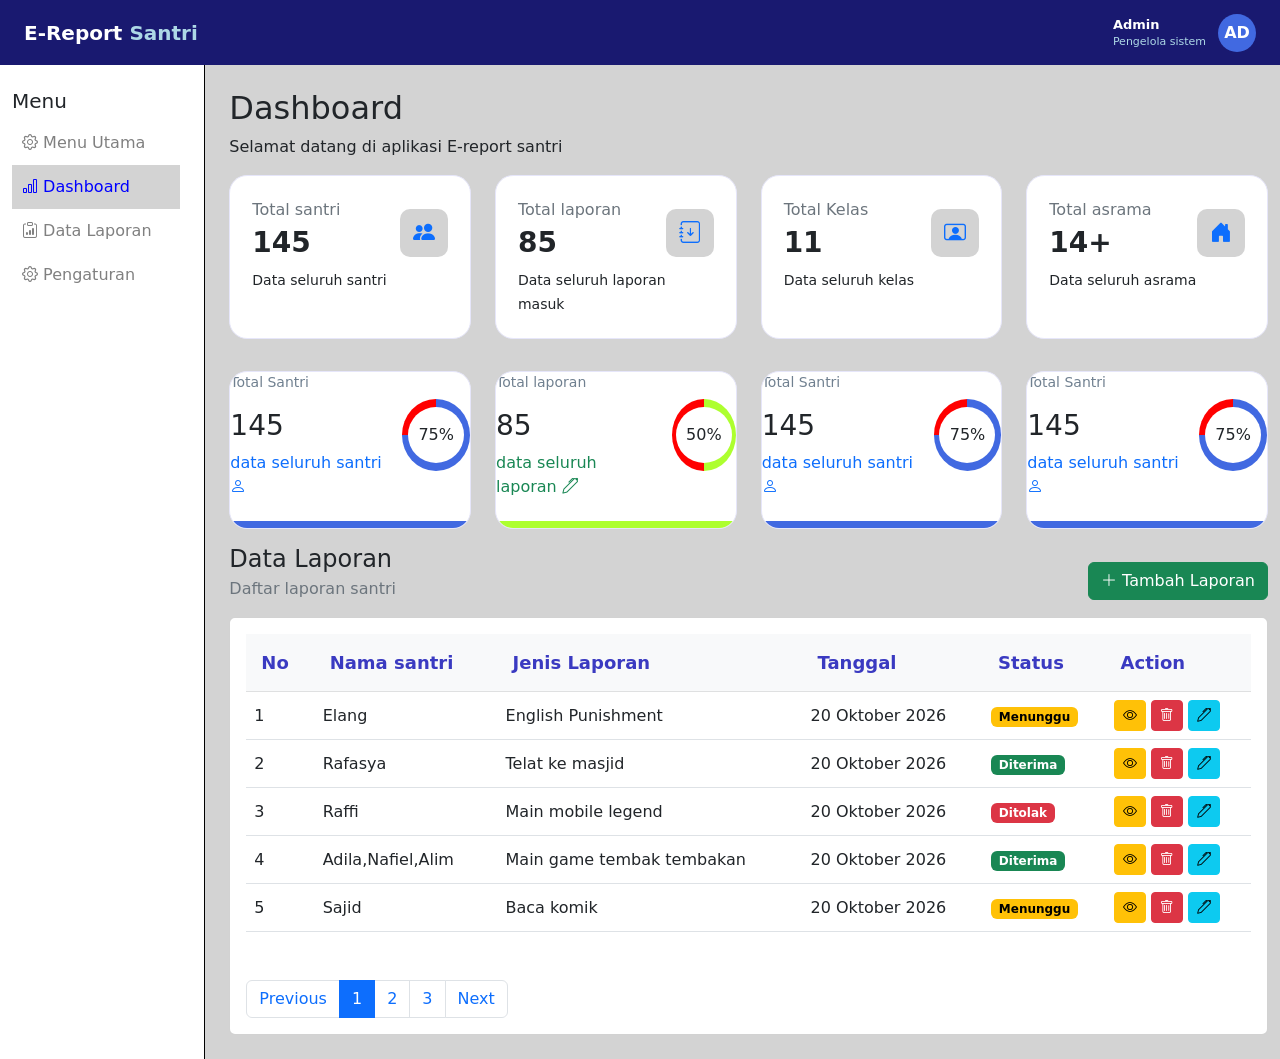
<file: dashboard.html>
<!DOCTYPE html>
<html lang="en">
<head>
    <meta charset="UTF-8">
    <meta name="viewport" content="width=device-width, initial-scale=1.0">
    <title>E-Report</title>
    <link rel="stylesheet" href="bootstrap/css/bootstrap.min.css">
    <link rel="stylesheet" href="style.css">
    <link rel="stylesheet" href="https://cdn.jsdelivr.net/npm/bootstrap-icons@1.13.2/font/bootstrap-icons.min.css">
</head>
<body>

    <nav class="navbar topbar px-4">
        <span class="navbar-brand text-white fw-bold">
            E-Report <span class="brand-light">Santri</span> 
        </span>
        <div class="admin-profile">
            <div>
                <span>Admin</span>
                <small>Pengelola sistem</small>
            </div>
            <div class="admin-avatar">AD</div>
        </div>
    </nav>
    <div class="row">
        <aside class="sidebar col-lg-2 p-4">
            <h5 class="menu-label">Menu</h5>
            <a href="index.html" class="menu-link"> <i class="bi bi-gear"></i> Menu Utama</a>
            <a href="dashboard.html" class="menu-link active"> <i class="bi bi-bar-chart"></i> Dashboard</a>
            <a href="statistik.html" class="menu-link"><i class="bi bi-clipboard-data"></i> Data Laporan</a>
            <a href="setting.html" class="menu-link"> <i class="bi bi-gear"></i> Pengaturan</a>
        </aside>
        <main class="col-lg-10 p-4">
            <h2>Dashboard</h2>
            <p>Selamat datang di aplikasi E-report santri</p>
            <div class="row">

                <!-- Card 1 -->
                 <div class="col-lg-3">
                    <div class="card stat-card h-100">
                        <div class="card-body">
                        <div class="d-flex justify-content-between align-items-center">
                            <div>
                                <p class="text-secondary mb-1">Total santri</p>
                                <h3 class="fw-bold">145</h3>
                            </div>

                            <div class="stat-icon bg-primary-subtle text-primary">
                                <i class="bi bi-people-fill"></i>
                            </div>
                        </div>
                            <small>Data seluruh santri</small>
                        </div>
                    </div>
                    
                 </div>
                 <!-- End Card 1 -->
                <!-- Card 2 -->
                 <div class="col-lg-3">
                    <div class="card stat-card h-100">
                        <div class="card-body">
                        <div class="d-flex justify-content-between align-items-center">
                            <div>
                                <p class="text-secondary mb-1">Total laporan</p>
                                <h3 class="fw-bold">85</h3>
                            </div>

                            <div class="stat-icon bg-primary-subtle text-primary">
                                <i class="bi bi-journal-arrow-down"></i>
                            </div>
                        </div>
                            <small>Data seluruh laporan masuk</small>
                        </div>
                    </div>
                    
                 </div>
                 <!-- End Card 2 -->
                <!-- Card 3 -->
                 <div class="col-lg-3">
                    <div class="card stat-card h-100">
                        <div class="card-body">
                        <div class="d-flex justify-content-between align-items-center">
                            <div>
                                <p class="text-secondary mb-1">Total Kelas</p>
                                <h3 class="fw-bold">11</h3>
                            </div>

                            <div class="stat-icon bg-primary-subtle text-primary">
                                <i class="bi bi-person-video"></i>
                            </div>
                        </div>
                            <small>Data seluruh kelas</small>
                        </div>
                    </div>
                    
                 </div>
                 <!-- End Card 3 -->
                <!-- Card 4 -->
                 <div class="col-lg-3">
                    <div class="card stat-card h-100">
                        <div class="card-body">
                        <div class="d-flex justify-content-between align-items-center">
                            <div>
                                <p class="text-secondary mb-1">Total asrama</p>
                                <h3 class="fw-bold">14+</h3>
                            </div>

                            <div class="stat-icon bg-primary-subtle text-primary">
                                <i class="bi bi-house-door-fill"></i>
                            </div>
                        </div>
                            <small>Data seluruh asrama</small>
                        </div>
                    </div>
                    
                 </div>
                 <!-- End Card 4 -->
            </div>

            <div class="row g-4 mt-2">
                <!-- Total santri -->

                <!-- card-stat-1 -->
                 <div class="col-lg-3">
                    <div class="card stat-card">
                        <div class="stat-atas">
                            <div>
                                <p class="stat-label">Total Santri</p>
                                <h3 class="stat-number">145</h3>
                                <span class="stat-keterangan text-primary">
                                    data seluruh santri
                                    <i class="bi bi-person"></i>
                                </span>
                            </div>
                            <div class="lingkaran-progres progres-biru">
                                <div class="isi-lingkaran"> <span>75%</span> </div>
                            </div>
                        </div>
                        <div class="garis-progres">
                            <div class="isi-garis garis-biru"></div>
                        </div>
                    </div>
                 </div>
                 <!-- End-stat-card-1 -->
                <!-- card-stat-2 -->
                 <div class="col-lg-3">
                    <div class="card stat-card">
                        <div class="stat-atas">
                            <div>
                                <p class="stat-label">Total laporan</p>
                                <h3 class="stat-number">85</h3>
                                <span class="stat-keterangan text-success">
                                    data seluruh laporan
                                    <i class="bi bi-pen"></i>
                                </span>
                            </div>
                            <div class="lingkaran-progres progres-hijau">
                                <div class="isi-lingkaran"> <span>50%</span> </div>
                            </div>
                        </div>
                        <div class="garis-progres">
                            <div class="isi-garis garis-hijau"></div>
                        </div>
                    </div>
                 </div>
                 <!-- End-stat-card-2 -->
                <!-- card-stat-3 -->
                 <div class="col-lg-3">
                    <div class="card stat-card">
                        <div class="stat-atas">
                            <div>
                                <p class="stat-label">Total Santri</p>
                                <h3 class="stat-number">145</h3>
                                <span class="stat-keterangan text-primary">
                                    data seluruh santri
                                    <i class="bi bi-person"></i>
                                </span>
                            </div>
                            <div class="lingkaran-progres progres-biru">
                                <div class="isi-lingkaran"> <span>75%</span> </div>
                            </div>
                        </div>
                        <div class="garis-progres">
                            <div class="isi-garis garis-biru"></div>
                        </div>
                    </div>
                 </div>
                 <!-- End-stat-card-3 -->
                <!-- card-stat-4 -->
                 <div class="col-lg-3">
                    <div class="card stat-card">
                        <div class="stat-atas">
                            <div>
                                <p class="stat-label">Total Santri</p>
                                <h3 class="stat-number">145</h3>
                                <span class="stat-keterangan text-primary">
                                    data seluruh santri
                                    <i class="bi bi-person"></i>
                                </span>
                            </div>
                            <div class="lingkaran-progres progres-biru">
                                <div class="isi-lingkaran"> <span>75%</span> </div>
                            </div>
                        </div>
                        <div class="garis-progres">
                            <div class="isi-garis garis-biru"></div>
                        </div>
                    </div>
                 </div>
                 <!-- End-stat-card-4 -->
            </div>

            <div class="mt-3">
                <div class="d-flex justify-content-between align-items-center">
                    <div>
                        <h4 class="judul-bagian mb-1">Data Laporan</h4>
                        <p class="text-secondary">Daftar laporan santri</p>
                    </div>
                    <button class="btn btn-success"> <i class="bi bi-plus-lg"></i> Tambah Laporan</button>
                </div>

                <div class="card tabel-laporan" >
                    <div class="card-body">
                         <div class="table-responsive">
                    <table class="table table-hover align-middle">
                        <thead class="table-light">
                            <tr>
                                <th>No</th>
                                <th>Nama santri</th>
                                <th>Jenis Laporan</th>
                                <th>Tanggal</th>
                                <th>Status</th>
                                <th>Action</th>
                            </tr>
                        </thead>
                        <tbody>
                            <tr>
                                <td>1</td>
                                <td>Elang </td>
                                <td>English Punishment</td>
                                <td>20 Oktober 2026</td>
                                <td> <span class="badge text-bg-warning">Menunggu</span> </td>
                                <td>
                                    <button class="btn btn-sm btn-warning"><i class="bi bi-eye"></i></button>
                                    <button class="btn btn-sm btn-danger"> <i class="bi bi-trash"></i></button>
                                    <button class="btn btn-sm btn-info"> <i class="bi bi-pen"></i> </button>
                                </td>
                            </tr>
                            <tr>
                                <td>2</td>
                                <td>Rafasya </td>
                                <td>Telat ke masjid</td>
                                <td>20 Oktober 2026</td>
                                <td> <span class="badge text-bg-success">Diterima</span> </td>
                                <td>
                                    <button class="btn btn-sm btn-warning"><i class="bi bi-eye"></i></button>
                                    <button class="btn btn-sm btn-danger"> <i class="bi bi-trash"></i></button>
                                    <button class="btn btn-sm btn-info"> <i class="bi bi-pen"></i> </button>
                                </td>
                            </tr>
                            <tr>
                                <td>3</td>
                                <td>Raffi </td>
                                <td>Main mobile legend</td>
                                <td>20 Oktober 2026</td>
                                <td> <span class="badge text-bg-danger">Ditolak</span> </td>
                                <td>
                                    <button class="btn btn-sm btn-warning"><i class="bi bi-eye"></i></button>
                                    <button class="btn btn-sm btn-danger"> <i class="bi bi-trash"></i></button>
                                    <button class="btn btn-sm btn-info"> <i class="bi bi-pen"></i> </button>
                                </td>
                            </tr>
                            <tr>
                                <td>4</td>
                                <td>Adila,Nafiel,Alim </td>
                                <td>Main game tembak tembakan</td>
                                <td>20 Oktober 2026</td>
                                <td> <span class="badge text-bg-success">Diterima</span> </td>
                                <td>
                                    <button class="btn btn-sm btn-warning"><i class="bi bi-eye"></i></button>
                                    <button class="btn btn-sm btn-danger"> <i class="bi bi-trash"></i></button>
                                    <button class="btn btn-sm btn-info"> <i class="bi bi-pen"></i> </button>
                                </td>
                            </tr>
                            <tr>
                                <td>5</td>
                                <td>Sajid </td>
                                <td>Baca komik</td>
                                <td>20 Oktober 2026</td>
                                <td> <span class="badge text-bg-warning">Menunggu</span> </td>
                                <td>
                                    <button class="btn btn-sm btn-warning"><i class="bi bi-eye"></i></button>
                                    <button class="btn btn-sm btn-danger"> <i class="bi bi-trash"></i></button>
                                    <button class="btn btn-sm btn-info"> <i class="bi bi-pen"></i> </button>
                                </td>
                            </tr>
                        </tbody>
                    </table>
                </div>
                    </div>
                
                    <ul class="pagination m-3">
                        <li class="page-item"><a href="" class="page-link">Previous</a></li>
                        <li class="page-item"><a href="" class="page-link active">1</a></li>
                        <li class="page-item"><a href="" class="page-link">2</a></li>
                        <li class="page-item"><a href="" class="page-link">3</a></li>
                        <li class="page-item"><a href="" class="page-link">Next</a></li>
                    </ul>

                </div>
               
            </div>


            
        </main>
    </div>
    
    <script src="bootstrap/js/bootstrap.bundle.min.js"></script>

</body>
</html>
</file>
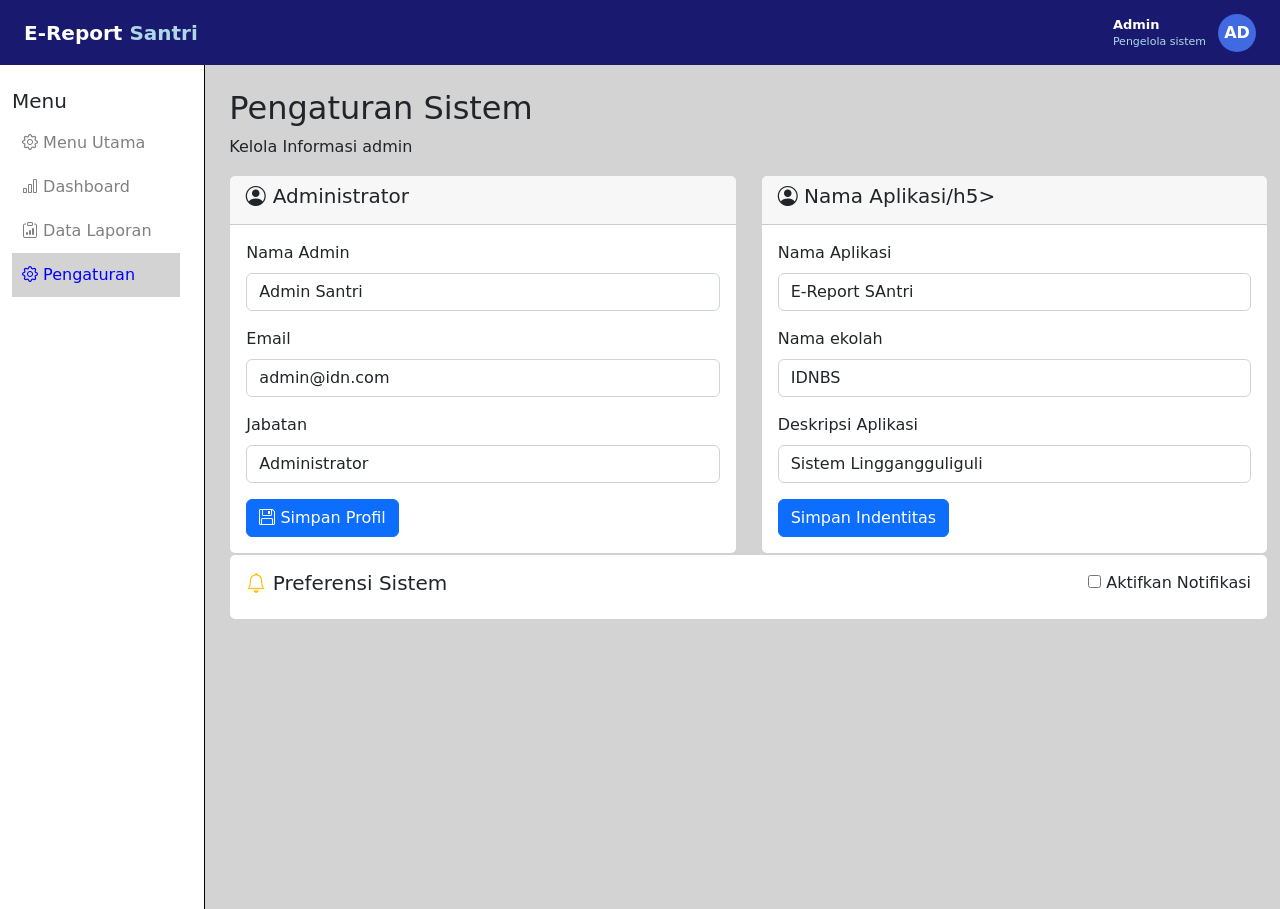
<file: setting.html>
<!DOCTYPE html>
<html lang="en">
<head>
    <meta charset="UTF-8">
    <meta name="viewport" content="width=device-width, initial-scale=1.0">
    <title>E-Report</title>
    <link rel="stylesheet" href="bootstrap/css/bootstrap.min.css">
    <link rel="stylesheet" href="style.css">
    <link rel="stylesheet" href="https://cdn.jsdelivr.net/npm/bootstrap-icons@1.13.2/font/bootstrap-icons.min.css">
</head>
<body>

    <nav class="navbar topbar px-4">
        <span class="navbar-brand text-white fw-bold">
            E-Report <span class="brand-light">Santri</span> 
        </span>
        <div class="admin-profile">
            <div>
                <span>Admin</span>
                <small>Pengelola sistem</small>
            </div>
            <div class="admin-avatar">AD</div>
        </div>
    </nav>
    <div class="row">
        <aside class="sidebar col-lg-2 p-4">
            <h5 class="menu-label">Menu</h5>
            <a href="index.html" class="menu-link"> <i class="bi bi-gear"></i> Menu Utama</a>
            <a href="dashboard.html" class="menu-link"> <i class="bi bi-bar-chart"></i> Dashboard</a>
            <a href="statistik.html" class="menu-link"><i class="bi bi-clipboard-data"></i> Data Laporan</a>
            <a href="setting.html" class="menu-link active"> <i class="bi bi-gear"></i> Pengaturan</a>
        </aside>
        <main class="col-lg-10 p-4">
            <h2>Pengaturan Sistem</h2>
            <p>Kelola Informasi admin</p>
            <div class="row">
                <div class="col-lg-6">
                    <div class="card h-100">
                        <div class="card-header">
                            <h5> <i class="bi bi-person-circle"></i> Administrator</h5>
                        </div>
                        <div class="card-body">
                            <form action="">
                                <div class="mb-3">
                                   <Label for="" class="form-label">Nama Admin</Label>
                                   <Input type="text" value="Admin Santri" class="form-control"></Input>
                                </div>
                                <div class="mb-3">
                                   <Label for="" class="form-label">Email</Label>
                                   <Input type="text" value="admin@idn.com" class="form-control"></Input>
                                </div>
                                <div class="mb-3">
                                   <Label for="" class="form-label">Jabatan</Label>
                                   <Input type="text" value="Administrator" class="form-control"></Input>
                                </div>
                                <button class="btn btn-primary">
                                    <i class="bi bi-floppy"></i>
                                    Simpan Profil
                                </button>
                            </form>
                        </div>
                    </div>
                </div>
                <div class="col-lg-6">
                    <div class="card h-100">
                        <div class="card-header">
                            <h5> <i class="bi bi-person-circle"></i> Nama Aplikasi/h5>
                        </div>
                        <div class="card-body">
                            <form action="">
                                <div class="mb-3">
                                   <Label for="" class="form-label">Nama Aplikasi</Label>
                                   <Input type="text" value="E-Report SAntri" class="form-control"></Input>
                                </div>
                                <div class="mb-3">
                                   <Label for="" class="form-label">Nama ekolah</Label>
                                   <Input type="text" value="IDNBS" class="form-control"></Input>
                                </div>
                                <div class="mb-3">
                                   <Label for="" class="form-label">Deskripsi Aplikasi</Label>
                                   <Input type="text" value="Sistem Linggangguliguli" class="form-control"></Input>
                                </div>
                                <button class="btn btn-primary">
                                    <i class="bi bi-verified"></i>
                                    Simpan Indentitas
                                </button>
                            </form>
                        </div>
                    </div>
                </div>
                <div class="col-lg-12">
                    <div class="card">
                        <div class="card-body">
                            <div class="d-flex justify-content-between">
                                <div>
                                    <h5>
                                    <i class="bi bi-bell text-warning" ></i>
                                    Preferensi Sistem
                                    </h5>
                                </div>
                                <div class="form-check form-switch">
                                    <input type="checkbox"
                                    class="form-heck input">
                                    <label for=""
                                    class="form-check-label">
                                       Aktifkan Notifikasi
                                    </label>
                                </div>
                            </div>
                        </div>
                    </div>
                </div>
            </div>
        </main>
    </div>
    
    <script src="bootstrap/js/bootstrap.bundle.min.js"></script>

</body>
</html>
</file>
<file: style.css>
body{
    background-color: lightgray;
    overflow-x: hidden;
}
    /* Style Navbar */
    .topbar{
        background-color: midnightblue;
        min-height: 65px;
    }

    .brand-light{
        color: lightblue;
    }

    .admin-profile{
        display: flex;
        color: white;
        align-items: center;
        gap: 12px;
    }

    .admin-profile span, .admin-profile small{
        display: block;
    }

    .admin-profile span{
        font-size: 13px;
        font-weight: bold;
    }

    .admin-profile small{
        color: lightblue;
        font-size: 11px;
    }

    .admin-avatar{
        background-color: royalblue;
        color: white;
        width: 38px;
        height: 38px;
        display: flex;
        align-items: center;
        justify-content: center;
        border-radius: 50%;
        font-weight: bold;
    }

    /* Style Sidebar */
.sidebar{
    background-color: white;
    min-height: calc(100vh - 56px) ;
    border-right: 1px solid black;
    display: flex;
    flex-direction: column;
}

.menu-link{
    text-decoration: none;
    color: gray;
    padding: 10px;
}

.menu-link.active{
    background-color: lightgray;
    color: blue;
}

 /* Style stat */
 .stat-card{
    border: none;
    border-radius: 12px;
    transition:  0.3s;
 }

 .stat-card:hover{
    transform: translateY(-5px);
    box-shadow: 0px 8px 20px black;
 }

 .stat-icon{
    width: 48px;
    height: 48px;
    border-radius: 10px;
    background-color: lightgray;
    display: flex;
    justify-content: center;
    align-items: center;
    font-size: 22px;
 }

 .tabel-laporan thead th {
    color: rgb(58, 58, 193);
    white-space: nowrap;
    font-size: 18px;
    padding: 15px;
 }


 /* Style statistik */
 .stat-card{
    border: 1px solid lavender;
    border-radius: 18px;
    overflow: hidden;
    display: flex;
    
 }

 .stat-card .card-body{
    padding: 22px;
 }

 .stat-atas{
    display: flex;
    justify-content: space-between;
    align-items: center;
    gap: 10px;
 }

 .stat-label{
    color: slategray;
    font-size: 14px;
 }

 .lingkaran-progres{
    width: 72px;
    height: 72px;
    border-radius: 50%;
    display: flex;
    align-items: center;
    justify-content: center;
        
 }

 .progres-biru{
    background: conic-gradient(
        royalblue 0% 75%,
        red 75% 100%
    ) ;
 }

 .progres-hijau{
    background: conic-gradient(
        greenyellow 0% 50%,
        red 50% 100%
    );
 }

 .isi-lingkaran{
    width: 56px;
    height: 56px;
    background-color: white;
    border-radius: 50%;
    display: flex;
    align-items: center;
    justify-content: center;
 }

 .garis-progres{
    height: 7px;
    background-color: black;
    margin-top: 22px;
    border-radius: 20px;
 }

 .isi-garis{
    height: 100%;
 }

 .garis-biru{
    background-color: royalblue;
 }

 .garis-hijau{
    background-color: greenyellow;
 }

 .area-grafik{
   position: relative;
 }
</file>
